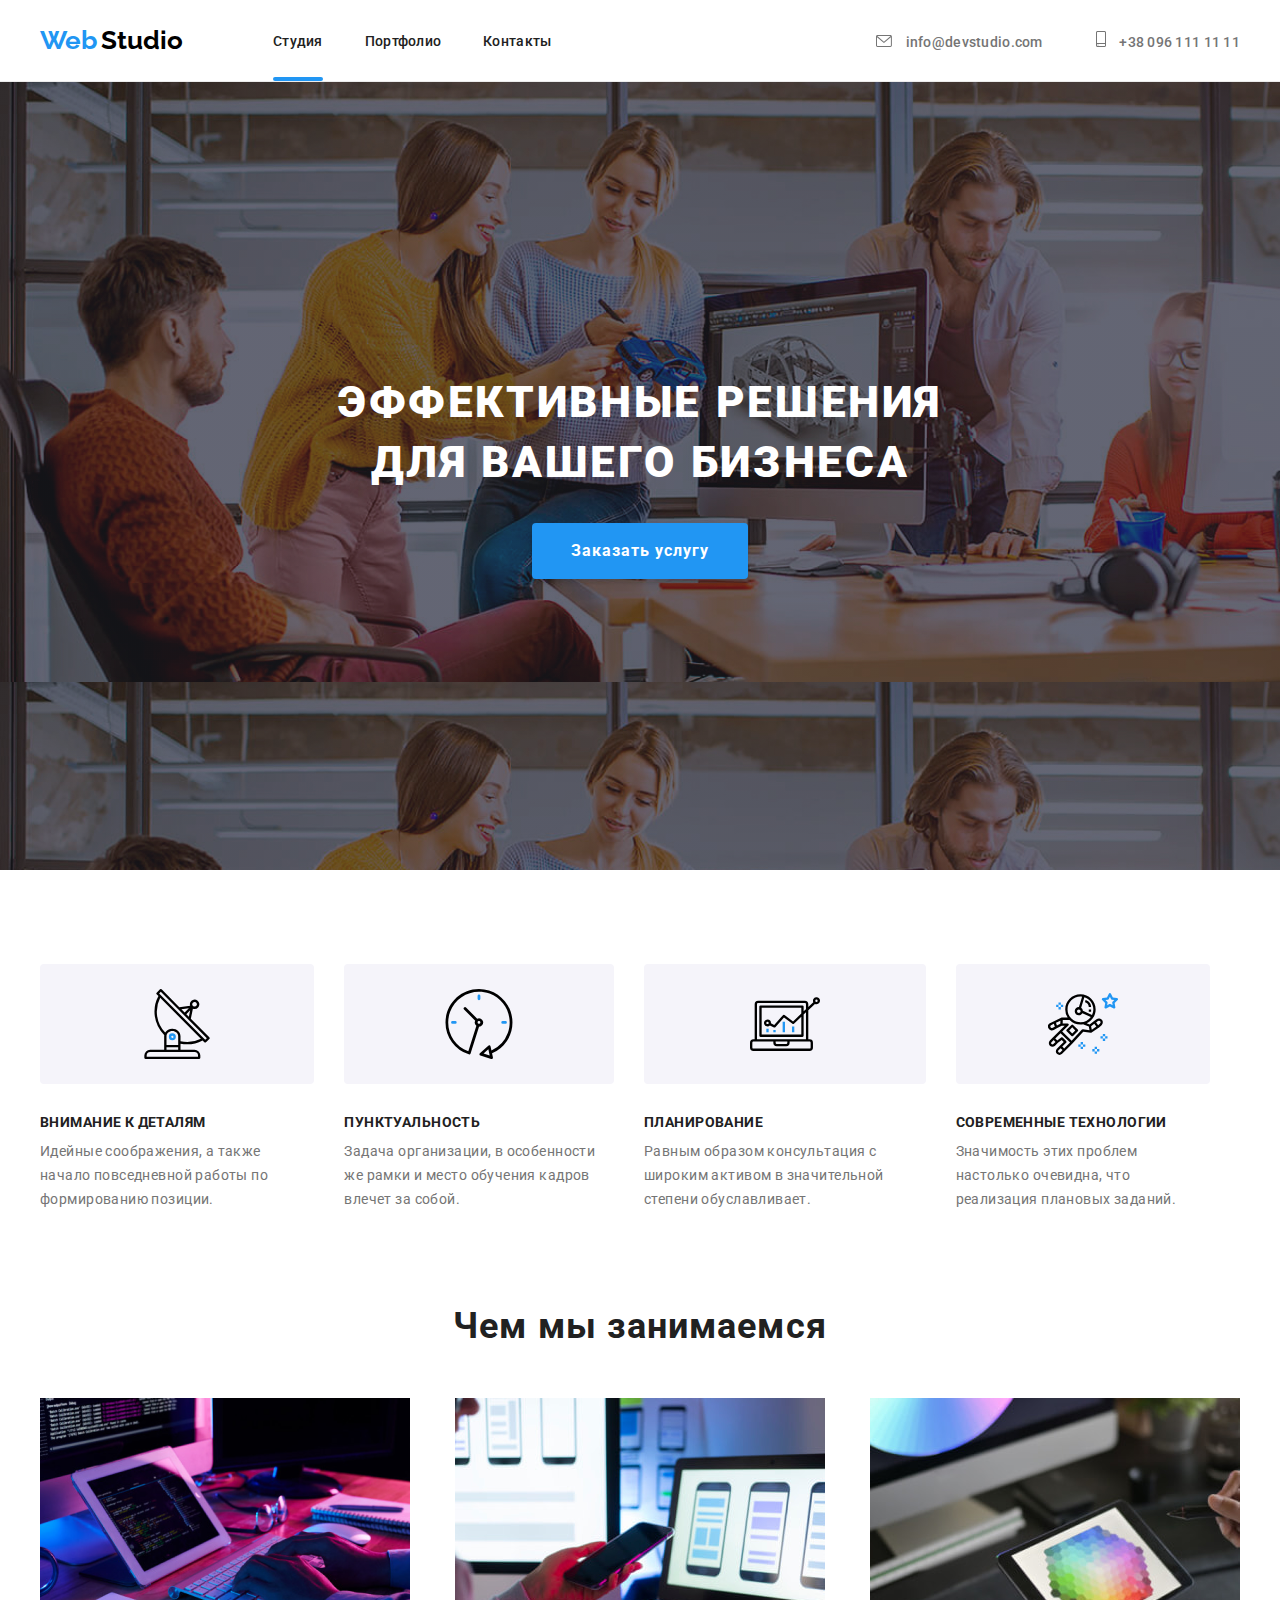
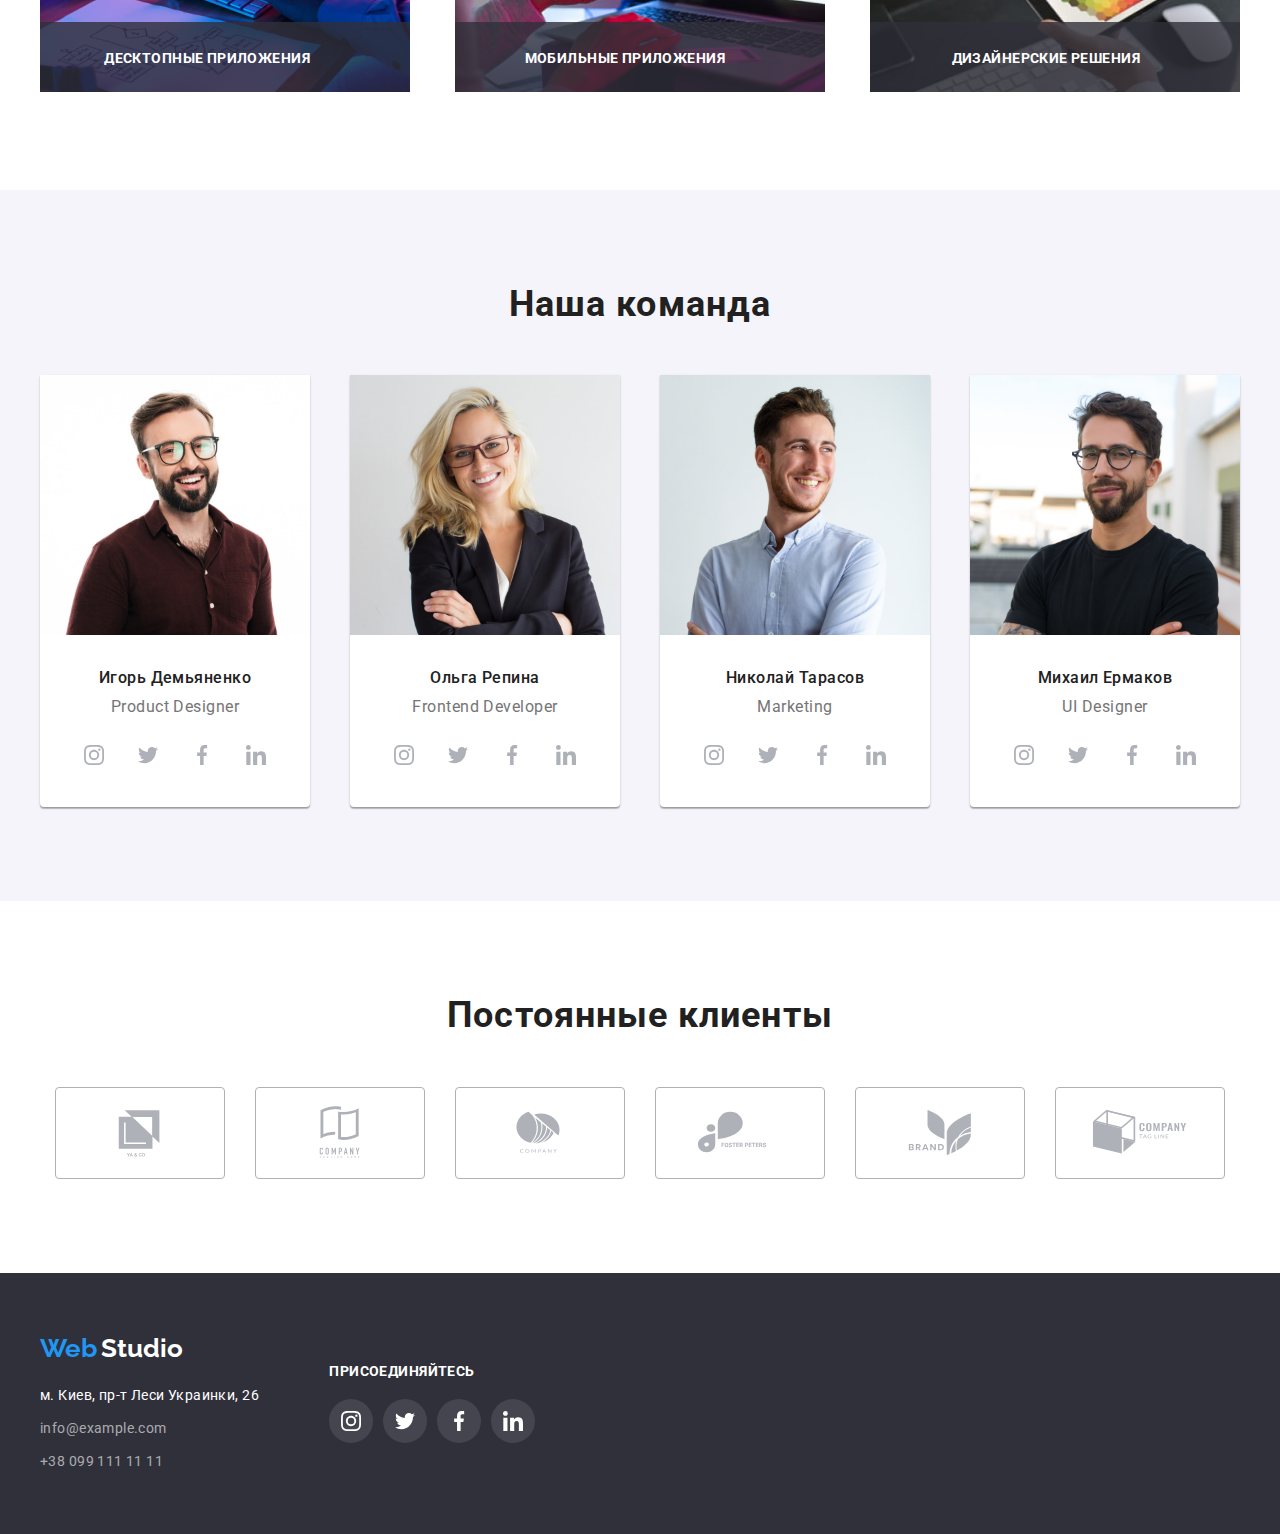
<file: index.html>
<!DOCTYPE html>
<html lang="en">
<head>
    <meta charset="UTF-8">
    <meta http-equiv="X-UA-Compatible" content="IE=edge">
    <meta name="viewport" content="width=device-width, initial-scale=1.0">
    <link rel="preconnect" href="https://fonts.googleapis.com">
    <link rel="preconnect" href="https://fonts.gstatic.com" crossorigin>
    <link href="https://fonts.googleapis.com/css2?family=Raleway:wght@700&display=swap" rel="stylesheet">
    <link rel="preconnect" href="https://fonts.googleapis.com">
    <link rel="preconnect" href="https://fonts.gstatic.com" crossorigin>
    <link href="https://fonts.googleapis.com/css2?family=Roboto:wght@400;500;700;900&display=swap" rel="stylesheet">
    <!-- Normalizer -->
    <link rel="stylesheet" href="https://cdnjs.cloudflare.com/ajax/libs/modern-normalize/1.1.0/modern-normalize.min.css" integrity="sha512-wpPYUAdjBVSE4KJnH1VR1HeZfpl1ub8YT/NKx4PuQ5NmX2tKuGu6U/JRp5y+Y8XG2tV+wKQpNHVUX03MfMFn9Q==" crossorigin="anonymous" referrerpolicy="no-referrer" />
    <!-- Style -->
    <link rel="stylesheet" href="./css/style.css">
    <title>Document</title>
</head>
<!-- Main page -->
<body>
       <!--Main information -->
    <header>
      <div class="container header-container">
          <nav> 
            <a class="web-link-header" href="#"><span class="web">Web</span> <span class="studio">Studio</span></a>
            <ul class="header-list"> 
                <li class="list"><a class="link navigation-link studio-link" href="#">Студия</a></li>
                <li class="list"><a class="link navigation-link" href="./portfolio.html">Портфолио</a></li>
                <li class="list"><a class="link navigation-link" href="#">Контакты</a></li>
            </ul>
          </nav>
  
        <div class="header-navigation">
          <a class="email icon-link" href="mailto:info@devstudio.com">

            <svg class="header-cont-icon"  width="16" height="12">
              <use href="./images/sprite.svg#posht"></use>
            </svg>

            info@devstudio.com
          </a>

          <a class="tel icon-link" href="tel:+380961111111">

            <svg class="header-cont-icon" width="10" height="16">
              <use href="./images/sprite.svg#smartphone"></use>
            </svg>

            +38 096 111 11 11
          </a>
        </div>
            
      </div>
    </header>
    
     <main>

       <!--Hero -->
       <section class="hero section bg-photo">
           <div class="container">
            <h1>Эффективные решения  для вашего бизнеса</h1> 
              <button class="button" type="button" data-modal-open><span class="button-text"> Заказать услугу</span></button>       
              
              <div class="backdrop is-hidden" data-modal>
                
                <div class="modal-wrapper">
                  <button class="modal-btn" data-modal-close>
                    <svg xmlns="http://www.w3.org/2000/svg" viewBox="0 0 320 512"><path d="M310.6 361.4c12.5 12.5 12.5 32.75 0 45.25C304.4 412.9 296.2 416 288 416s-16.38-3.125-22.62-9.375L160 301.3L54.63 406.6C48.38 412.9 40.19 416 32 416S15.63 412.9 9.375 406.6c-12.5-12.5-12.5-32.75 0-45.25l105.4-105.4L9.375 150.6c-12.5-12.5-12.5-32.75 0-45.25s32.75-12.5 45.25 0L160 210.8l105.4-105.4c12.5-12.5 32.75-12.5 45.25 0s12.5 32.75 0 45.25l-105.4 105.4L310.6 361.4z"/></svg>
                  </button>
                  <!-- <form class="modal-form"></form> -->
                </div>

              </div>     
           </div>
       </section>
       
       <!-- Discription -->
       <section class="section discr-sect">
           <div class="container">
            <ul class="discription">

                <li class="discription-list">

                  <div class="icon-box">
                    <svg width="70" height="70">
                      <use href="./images/sprite.svg#antenna"></use>
                    </svg>
                  </div>
                 

                 <h3 class="description-item">Внимание к деталям</h3>
                  <p class="item-text">Идейные соображения, а также начало повседневной работы по формированию позиции.</p>
                </li>
                  

                 <li class="discription-list">
               
                  <div class="icon-box">
                    <svg width="70" height="70">
                      <use href="./images/sprite.svg#clock"></use>
                    </svg>  
                  </div>
                 
                  <h3 class="description-item">Пунктуальность</h3>
                    <p class="item-text"> Задача организации, в особенности же рамки и место обучения кадров влечет за собой.</p>
                 </li>
                

                 <li class="discription-list">
               
                  <div class="icon-box">
                    <svg width="70" height="70">
                      <use href="./images/sprite.svg#diagram"></use>
                    </svg>
                  </div>
                 
                  
                  <h3 class="description-item">Планирование</h3>
                     <p class="item-text">Равным образом консультация с широким активом в значительной степени обуславливает.</p>
                 </li>


                 <li class="discription-list">

                  <div class="icon-box">
                    <svg class="discr-icon" width="70" height="70">
                      <use href="./images/sprite.svg#astronaut"></use>
                    </svg>
                  </div>
                
               
                  <h3 class="description-item">Современные технологии</h3>
                    <p class="item-text"> Значимость этих проблем настолько очевидна, что реализация плановых заданий.</p>
                 </li>
             </ul>
           </div>     
       </section>

       <!-- Images  -->
       <section class="section img-sect">
           <div class="container">
            <h2>Чем мы занимаемся</h2>
            <ul class="image-list">
                <li class="img-item"> <img src="images/box1.jpg" alt="Робота з планшетом" width="370" height="294">
                   <p class="img-text">Десктопные приложения</p>
                </li>
                <li class="img-item"> <img src="images/box2.jpg" alt="Робота з ноутбуком" width="370" height="294">
                   <p class="img-text">Мобильные приложения</p>
                </li>
                <li class="img-item"> <img src="images/box3.jpg" alt="Робота з кольорами" width="370" height="294">
                   <p class="img-text">Дизайнерские решения</p>
                </li>
            </ul>
           </div>
       </section>

       <!-- Team -->
       <section class="section team">
          <div class="container">
            <h2>Наша команда</h2>
            <ul class="teachers">
                <li class="teacher-item"><img src="images/teacher4.jpg" alt="Вчитель 4" width="270" height="260">
                  <div class="teacher-discr">
                    <h3 class="teacher-name-1">Игорь Демьяненко</h3>
                    <p class="teacher-work-1">Product Designer </p> 
                    <!-- SVG -->
                    <ul class="socials">
                      <li class="social-item">
                        <a href="" class="social-link" target="_blank" rel="noopener noreferrer" aria-label="Instagram">

                          <svg class="social-icon" width="20" height="20">
                            <use href="./images/sprite.svg#instagram"></use>
                          </svg>

                      </a></li>

                      <li class="social-item">
                        <a href="" class="social-link" target="_blank" rel="noopener noreferrer" aria-label="Twiter">

                        <svg class="social-icon" width="20" height="20">
                          <use href="./images/sprite.svg#twitter"></use>
                        </svg>

                      </a></li>

                      <li class="social-item">
                        <a href="" class="social-link" target="_blank" rel="noopener noreferrer" aria-label="Facebook">
                      
                        <svg class="social-icon" width="20" height="20">
                          <use href="./images/sprite.svg#facebook"></use>
                        </svg>

                      </a></li>

                      <li class="social-item">
                        <a href="" class="social-link" target="_blank" rel="noopener noreferrer" aria-label="Linkedin">
                      
                        <svg class="social-icon" width="20" height="20">
                          <use href="./images/sprite.svg#linkedin"></use>
                        </svg>
                      
                      </a></li>
                    </ul>
                  </div>  
                </li>

                <li class="teacher-item"><img src="images/teacher1.jpg" alt="Вчитель 1" width="270" height="260">
                  <div class="teacher-discr">
                    <h3 class="teacher-name-2">Ольга Репина</h3>
                    <p class="teacher-work-2">Frontend Developer</p>
                      <!-- SVG -->
                      <ul class="socials">
                        <li class="social-item">
                          <a href="" class="social-link" target="_blank" rel="noopener noreferrer" aria-label="Instagram">
  
                            <svg class="social-icon" width="20" height="20">
                              <use href="./images/sprite.svg#instagram"></use>
                            </svg>
  
                        </a></li>
  
                        <li class="social-item">
                          <a href="" class="social-link" target="_blank" rel="noopener noreferrer" aria-label="Twiter">
  
                          <svg class="social-icon" width="20" height="20">
                            <use href="./images/sprite.svg#twitter"></use>
                          </svg>
  
                        </a></li>
  
                        <li class="social-item">
                          <a href="" class="social-link" target="_blank" rel="noopener noreferrer" aria-label="Facebook">
                        
                          <svg class="social-icon" width="20" height="20">
                            <use href="./images/sprite.svg#facebook"></use>
                          </svg>
  
                        </a></li>
  
                        <li class="social-item">
                          <a href="" class="social-link" target="_blank" rel="noopener noreferrer" aria-label="Linkedin">
                        
                          <svg class="social-icon" width="20" height="20">
                            <use href="./images/sprite.svg#linkedin"></use>
                          </svg>
  
                        </a></li>
                      </ul>
                </div>
                </li>

                <li class="teacher-item"><img src="images/teacher2.jpg" alt="Вчитель 2" width="270" height="260">
                  <div class="teacher-discr">
                    <h3 class="teacher-name-3">Николай Тарасов</h3>
                    <p class="teacher-work-3"> Marketing</p>
                      <!-- SVG -->
                      <ul class="socials">
                        <li class="social-item">
                          <a href="" class="social-link" target="_blank" rel="noopener noreferrer" aria-label="Instagram">
  
                            <svg class="social-icon" width="20" height="20">
                              <use href="./images/sprite.svg#instagram"></use>
                            </svg>
  
                        </a></li>
  
                        <li class="social-item">
                          <a href="" class="social-link" target="_blank" rel="noopener noreferrer" aria-label="Twiter">
  
                          <svg class="social-icon" width="20" height="20">
                            <use href="./images/sprite.svg#twitter"></use>
                          </svg>
  
                        </a></li>
  
                        <li class="social-item">
                          <a href="" class="social-link" target="_blank" rel="noopener noreferrer" aria-label="Facebook">
                        
                          <svg class="social-icon" width="20" height="20">
                            <use href="./images/sprite.svg#facebook"></use>
                          </svg>
  
                        </a></li>
  
                        <li class="social-item">
                          <a href="" class="social-link" target="_blank" rel="noopener noreferrer" aria-label="Linkedin">
                        
                          <svg class="social-icon" width="20" height="20">
                            <use href="./images/sprite.svg#linkedin"></use>
                          </svg>
  
                        </a></li>
                      </ul>
                  </div>
                </li>
                
                <li class="teacher-item"><img src="images/teacher3.jpg" alt="Вчитель 3" width="270" height="260">   
                  <div class="teacher-discr">
                    <h3 class="teacher-name-4">Михаил Ермаков</h3>
                         <p class="teacher-work-4">UI Designer</p>
                           <!-- SVG -->
                           <ul class="socials">
                      <li class="social-item">
                        <a href="" class="social-link" target="_blank" rel="noopener noreferrer" aria-label="Instagram">

                          <svg class="social-icon" width="20" height="20">
                            <use href="./images/sprite.svg#instagram"></use>
                          </svg>

                      </a></li>

                      <li class="social-item">
                        <a href="" class="social-link" target="_blank" rel="noopener noreferrer" aria-label="Twiter">

                        <svg class="social-icon" width="20" height="20">
                          <use href="./images/sprite.svg#twitter"></use>
                        </svg>

                      </a></li>

                      <li class="social-item">
                        <a href="" class="social-link" target="_blank" rel="noopener noreferrer" aria-label="Facebook">
                      
                        <svg class="social-icon" width="20" height="20">
                          <use href="./images/sprite.svg#facebook"></use>
                        </svg>

                      </a></li>

                      <li class="social-item">
                        <a href="" class="social-link" target="_blank" rel="noopener noreferrer" aria-label="Linkedin">
                      
                        <svg class="social-icon" width="20" height="20">
                          <use href="./images/sprite.svg#linkedin"></use>
                        </svg>

                      </a></li>
                    </ul>
                  </div>  
                </li>
            </ul>

          </div>
       </section>
 
       <!-- Постійні клієнти -->
       <section class="section">
         <h2>Постоянные клиенты</h2>

         <ul class="logo">
           <li class="logo-item">
             <a href="" class="clients-icon">
              <svg class="logo-icon" width="106" height="60">
                <use href="./images/sprite.svg#logo"></use>
              </svg>
             </a>
           
           </li>

           <li class="logo-item">
             <a href="" class="clients-icon">
              <svg class="logo-icon" width="106" height="60">
                <use href="./images/sprite.svg#logo-1"></use>
              </svg>
             </a>
           </li>

           <li class="logo-item">
             <a href="" class="clients-icon">
              <svg class="logo-icon" width="106" height="60">
                <use href="./images/sprite.svg#logo-2"></use>
              </svg>
             </a>
           </li>

           <li class="logo-item">
             <a href="" class="clients-icon">
              <svg class="logo-icon" width="106" height="60">
                <use href="./images/sprite.svg#logo-3"></use>
              </svg>
             </a>
           </li>

           <li class="logo-item">
            <a href="" class="clients-icon">
              <svg class="logo-icon" width="106" height="60">
                <use href="./images/sprite.svg#logo-4"></use>
              </svg>
            </a>
           </li>

           <li class="logo-item">
             <a href="" class="clients-icon">
              <svg class="logo-icon" width="106" height="60">
                <use href="./images/sprite.svg#logo-5"></use>
              </svg>
             </a>
           </li>

         </ul>

       </section>
     </main>

       <!-- Conact information -->
       
            <footer class="footer">
              <div class="container">
                 <div class="fot">
                  <a href="#"><span class="web">Web</span> <span class="studio-footer">Studio</span></a>
                  <address class="adres">м. Киев, пр-т Леси Украинки, 26</address>
                  <a class="footer-email" href="mailto:info@example.com">info@example.com</a>
                  <a class="footer-tel" href="tel:+380991111111">+38 099 111 11 11</a>
                 </div>
                

               <!-- Socials -->
                <div class="footer-network">
                 
                  <h3 class="footer-h3">присоединяйтесь</h3>
                    <!-- socials -->
                <ul class=" footer-socials">
                  <li class="social-item footer-social-item">
                    <a href="" class="social-link footer-social-link" target="_blank" rel="noopener noreferrer" aria-label="Instagram">

                      <svg class="social-icon footer-social-icon" width="20" height="20">
                        <use href="./images/sprite.svg#instagram"></use>
                      </svg>

                  </a></li>

                  <li class="social-item footer-social-item">
                    <a href="" class="social-link footer-social-link" target="_blank" rel="noopener noreferrer" aria-label="Twiter">

                    <svg class="social-icon footer-social-icon" width="20" height="20">
                      <use href="./images/sprite.svg#twitter"></use>
                    </svg>

                  </a></li>

                  <li class="social-item footer-social-item">
                    <a href="" class="social-link footer-social-link" target="_blank" rel="noopener noreferrer" aria-label="Facebook">
                  
                    <svg class="social-icon footer-social-icon" width="20" height="20">
                      <use href="./images/sprite.svg#facebook"></use>
                    </svg>

                  </a></li>

                  <li class="social-item footer-social-item">
                    <a href="" class="social-link footer-social-link" target="_blank" rel="noopener noreferrer" aria-label="Linkedin">
                  
                    <svg class="social-icon footer-social-icon" width="20" height="20">
                      <use href="./images/sprite.svg#linkedin"></use>
                    </svg>

                  </a></li>
                </ul>
        
                </div>
                
               </div>
            </footer>

     <script src="./js/modal.js"></script>
       
  
</body>
</html>
</file>
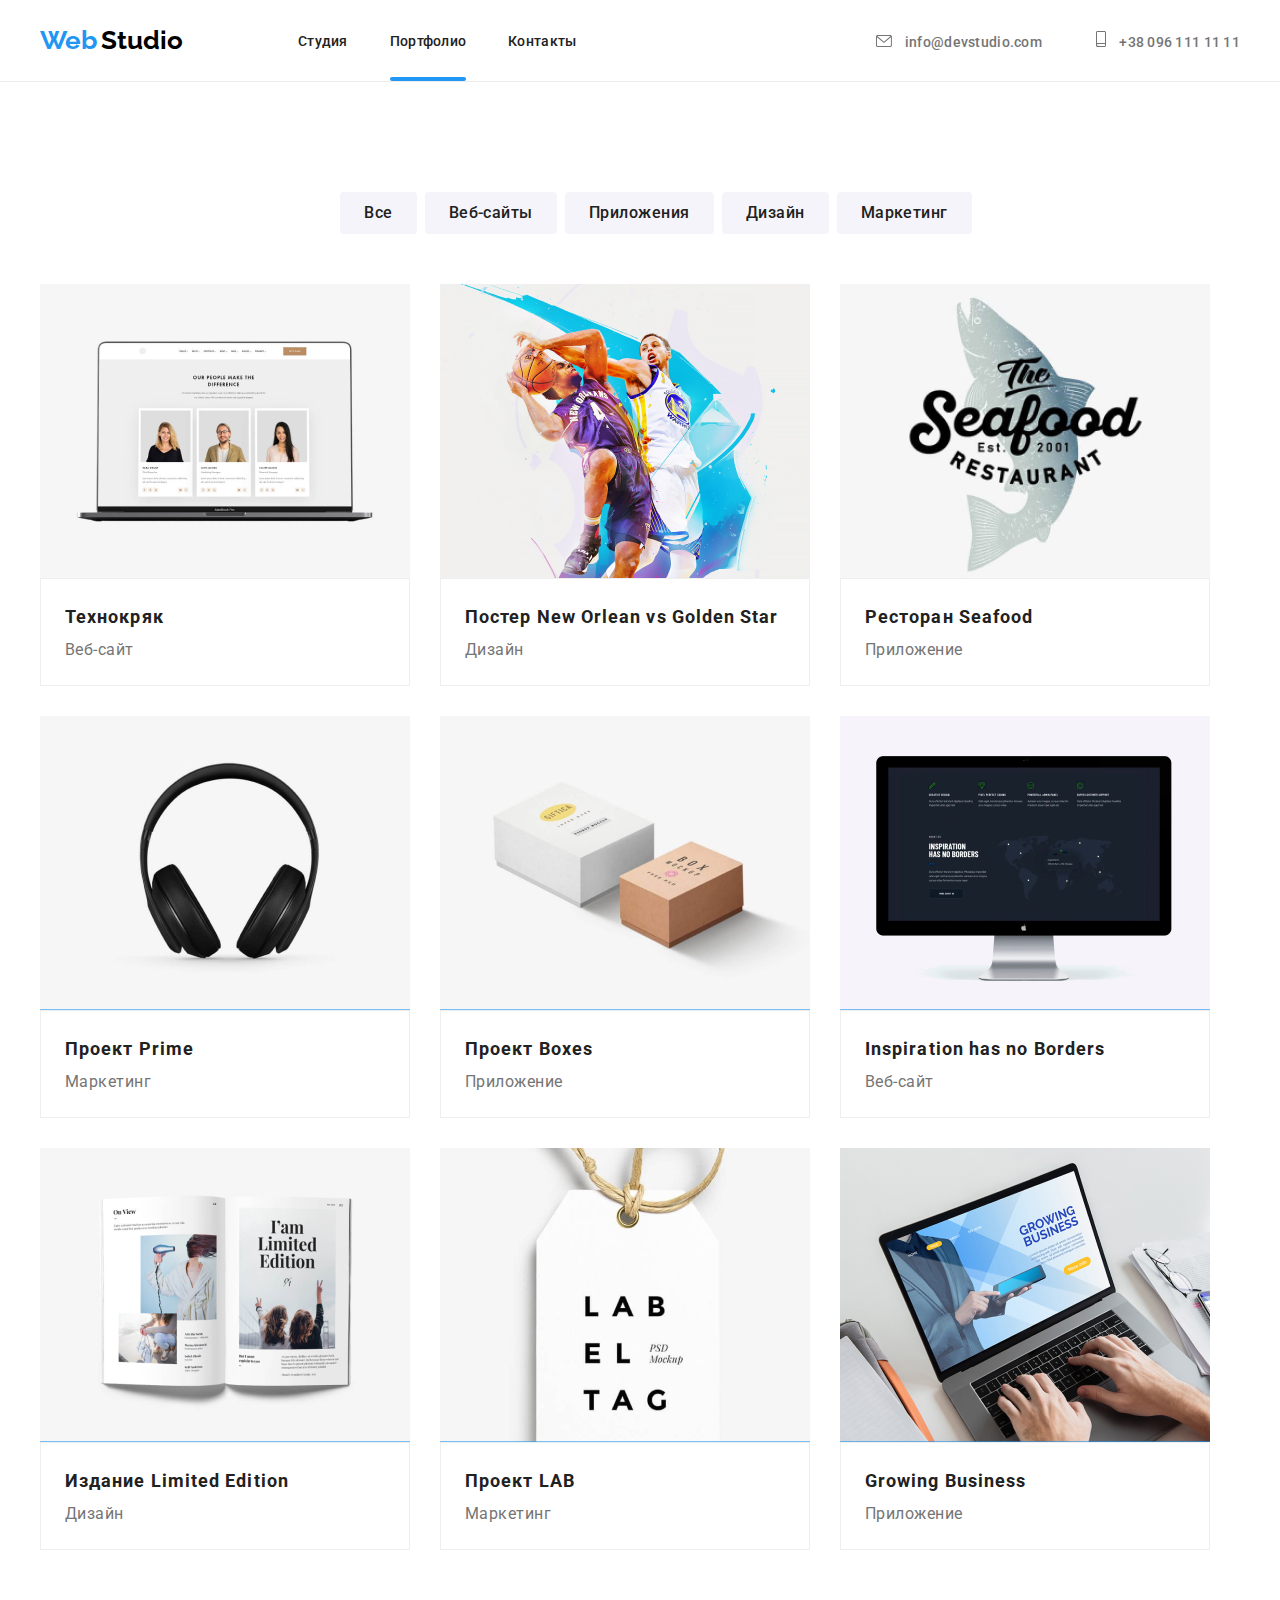
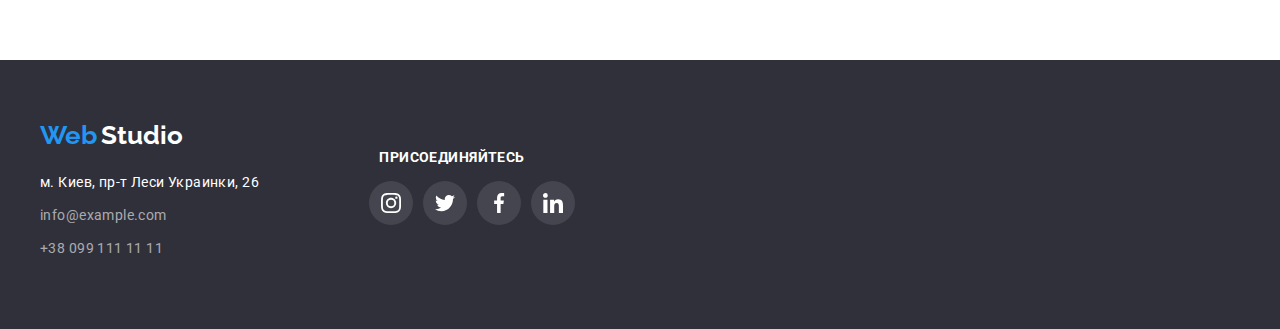
<file: portfolio.html>
<!DOCTYPE html>
<html lang="ru">
<head>
    <meta charset="UTF-8">
    <meta http-equiv="X-UA-Compatible" content="IE=edge">
    <meta name="viewport" content="width=device-width, initial-scale=1.0">
    <link rel="preconnect" href="https://fonts.googleapis.com">
    <link rel="preconnect" href="https://fonts.gstatic.com" crossorigin>
    <link href="https://fonts.googleapis.com/css2?family=Raleway:wght@700&display=swap" rel="stylesheet">
    <link rel="preconnect" href="https://fonts.googleapis.com">
    <link rel="preconnect" href="https://fonts.gstatic.com" crossorigin>
    <link href="https://fonts.googleapis.com/css2?family=Roboto:wght@400;500;700;900&display=swap" rel="stylesheet">
    <!-- Normalizer -->
    <link rel="stylesheet" href="https://cdnjs.cloudflare.com/ajax/libs/modern-normalize/1.1.0/modern-normalize.min.css" integrity="sha512-wpPYUAdjBVSE4KJnH1VR1HeZfpl1ub8YT/NKx4PuQ5NmX2tKuGu6U/JRp5y+Y8XG2tV+wKQpNHVUX03MfMFn9Q==" crossorigin="anonymous" referrerpolicy="no-referrer" />
    <!-- Style -->
    <link rel="stylesheet" href="./styles/styles.css"> 
    <title>Portfolio</title>
</head>
<body>
    <!--Main information -->
  <header>
      <div class="container header-container">
        <nav>
          <a class="web-link-header" href="#"><span class="web">Web</span> <span class="studio">Studio</span> </a>
          <ul class="header-list">  
              <li class="list"><a class="link navigation-link" href="./index.html">Студия</a></li>
              <li class="list"><a class="link navigation-link portfolio-link" href="./portfolio.html">Портфолио</a></li>
              <li class="list"><a class="link navigation-link" href="#">Контакты</a></li>
          </ul>
        </nav>

      <div class="header-navigation">
        
        <a class="email icon-link" href="mailto:info@devstudio.com">
          
          <svg class="header-cont-icon"  width="16" height="12">
            <use href="./images/sprite.svg#posht"></use>
          </svg>

          info@devstudio.com</a>

      
        <a class="tel icon-link" href="tel:+380961111111">
          
          <svg class="header-cont-icon" width="10" height="16">
            <use href="./images/sprite.svg#smartphone"></use>
          </svg>

          +38 096 111 11 11</a>
      </div>
          
    </div>
  </header>
            
    <main>
       <!-- Buttons -->
    <section class="section">
      <div class="container">

          <ul class="main-buttons">
            <li><button class="button" type="button">Все</button></li>
            <li><button class="button" type="button">Веб-сайты</button></li>
            <li><button class="button" type="button">Приложения</button></li>
            <li><button class="button" type="button">Дизайн</button></li>
            <li><button class="button" type="button">Маркетинг</button></li>
          </ul>    
            
         <!-- Photos -->
 
      <ul class="main-photo">

        <li class="photo overlay-item"> 
              
          <a href="">
            <div class="overlay">

             <img class="overlay-photo" src="./images/phot1.jpg" alt="Веб-сайт" width="370" height="294">

              <p class="overlay-text">
                Ресурс предлагает комплексные предложения с разным уровнем функционала и сервисов.
                 Все это позволит посетителю получить исчерпывающие сведения о компании 
                 или частном лице.
               </p>
            
            </div>
        
              <div class="photo-discr">
               <h3>Технокряк</h3>
                <p>Веб-сайт</p>
              </div>
          </a>
        </li>  
        
        <li class="photo overlay-item">

        <a href="">

          <div class="overlay">

            <img class="overlay-photo" src="./images/phot2.jpg" alt="Дизайн" width="370" height="294">

            <p class="overlay-text">
              Ресурс предлагает комплексные предложения с разным уровнем функционала и сервисов.
               Все это позволит посетителю получить исчерпывающие сведения о компании 
               или частном лице.
             </p>
          </div>

          <div class="photo-discr">
            <h3>Постер New Orlean vs Golden Star</h3>
            <p>Дизайн</p>
          </div>
        </a>
        </li>

        <li class="photo overlay-item">
          <a href="">
            <div class="overlay">
              <img class="overlay-photo" src="./images/phot3.jpg" alt="Приложение" width="370" height="294">

              <p class="overlay-text">
                Ресурс предлагает комплексные предложения с разным уровнем функционала и сервисов.
                 Все это позволит посетителю получить исчерпывающие сведения о компании 
                 или частном лице.
               </p>
            </div>
            
          <div class="photo-discr third">
            <h3>Ресторан Seafood</h3>
            <p>Приложение</p>
          </div>
          </a>
        </li>

        <li class="photo overlay-item">
          <a href="">
            <div class="overlay">
              <img class="overlay-photo" src="./images/phot4.jpg" alt="Маркетинг" width="370" height="294">

              <p class="overlay-text">
                Ресурс предлагает комплексные предложения с разным уровнем функционала и сервисов.
                 Все это позволит посетителю получить исчерпывающие сведения о компании 
                 или частном лице.
               </p>
            </div>
            
          <div class="photo-discr">
            <h3>Проект Prime</h3>
            <p>Маркетинг</p>
          </div>
          </a>
        </li>

        <li class="photo overlay-item">
          <a href="">
            <div class="overlay">
              <img class="overlay-photo" src="./images/phot5.jpg" alt="Приложение" width="370" height="294">

              <p class="overlay-text">
                Ресурс предлагает комплексные предложения с разным уровнем функционала и сервисов.
                 Все это позволит посетителю получить исчерпывающие сведения о компании 
                 или частном лице.
               </p>
            </div>
            
         <div class="photo-discr">
          <h3>Проект Boxes</h3>
          <p>Приложение</p>
         </div>
          </a>
         
        </li>

        <li class="photo overlay-item">
          <a href="">
            <div class="overlay">
              <img class="overlay-photo" src="./images/phot6.jpg" alt="Веб-сайт" width="370" height="294">

              <p class="overlay-text">
                Ресурс предлагает комплексные предложения с разным уровнем функционала и сервисов.
                 Все это позволит посетителю получить исчерпывающие сведения о компании 
                 или частном лице.
               </p>
            </div>
            
            <div class="photo-discr third">
              <h3>Inspiration has no Borders</h3>
              <p>Веб-сайт</p>
            </div></a>

        </li>

        <li class="photo overlay-item">
          <a href="">
            <div class="overlay">
              <img class="overlay-photo" src="./images/phot7.jpg" alt="Дизайн" width="370" height="294">

              <p class="overlay-text">
                Ресурс предлагает комплексные предложения с разным уровнем функционала и сервисов.
                 Все это позволит посетителю получить исчерпывающие сведения о компании 
                 или частном лице.
               </p>
            </div>
            
            <div class="photo-discr last-photo">
              <h3>Издание Limited Edition</h3>
              <p>Дизайн</p>
            </div></a>
         
        </li>

        <li class="photo overlay-item">
          <a href="">
            <div class="overlay">
              <img class="overlay-photo" src="./images/phot8.jpg" alt="Маркетинг" width="370" height="294">

              <p class="overlay-text">
                Ресурс предлагает комплексные предложения с разным уровнем функционала и сервисов.
                 Все это позволит посетителю получить исчерпывающие сведения о компании 
                 или частном лице.
               </p>
            </div>
            
          <div class="photo-discr last-photo">
            <h3>Проект LAB</h3>
            <p>Маркетинг</p>
          </div>
          </a>

        </li>

        <li class="photo overlay-item">
          <a href="">
            <div class="overlay">
              <img class="overlay-photo" src="./images/phot9.jpg" alt="Приложение" width="370" height="294">

              <p class="overlay-text">
                Ресурс предлагает комплексные предложения с разным уровнем функционала и сервисов.
                 Все это позволит посетителю получить исчерпывающие сведения о компании 
                 или частном лице.
               </p>
            </div>
            
            <div class="photo-discr third last-photo">
              <h3>Growing Business</h3>
              <p>Приложение</p>
            </div></a>
        </li>
      </ul>

     </div>
    </section>

    </main>
  
    <!-- Contact information -->
     <footer class="footer">
       <div class="container">
         <div class="fot">
          <a href="#"><span class="web">Web</span> <span class="studio-footer">Studio</span></a>
          <address class="adres">м. Киев, пр-т Леси Украинки, 26</address>
          <a class="footer-email" href="mailto:info@example.com">info@example.com</a>
          <a class="footer-tel" href="tel:+380991111111">+38 099 111 11 11</a>
         </div>
        
        <div class="footer-network">
                 
          <h3 class="footer-h3">присоединяйтесь</h3>
            
        <ul class="socials footer-socials">
          <li class="social-item ">
            <a href="" class="social-link footer-social-link" target="_blank" rel="noopener noreferrer" aria-label="Instagram">

              <svg class="social-icon footer-social-icon" width="20" height="20">
                <use href="./images/sprite.svg#instagram"></use>
              </svg>

          </a></li>

          <li class="social-item">
            <a href="" class="social-link footer-social-link" target="_blank" rel="noopener noreferrer" aria-label="Twiter">

            <svg class="social-icon footer-social-icon" width="20" height="20">
              <use href="./images/sprite.svg#twitter"></use>
            </svg>

          </a></li>

          <li class="social-item">
            <a href="" class="social-link footer-social-link" target="_blank" rel="noopener noreferrer" aria-label="Facebook">
          
            <svg class="social-icon footer-social-icon" width="20" height="20">
              <use href="./images/sprite.svg#facebook"></use>
            </svg>

          </a></li>

          <li class="social-item">
            <a href="" class="social-link footer-social-link" target="_blank" rel="noopener noreferrer" aria-label="Linkedin">
          
            <svg class="social-icon footer-social-icon" width="20" height="20">
              <use href="./images/sprite.svg#linkedin"></use>
            </svg>

          </a></li>
        </ul>

        </div>
       </div>
    </footer>


</body>
</html>
</file>
<file: css/style.css>
body{
    font-family:  'Roboto', sans-serif;
    font-family: 'Roboto';
    margin: 0;
    padding: 0;
}

h1, h2, h3, h4, h5, h6, p{
    margin: 0;
} 

ul{
    list-style-type: none;
    margin: 0;
    padding: 0;
}

.section{
    padding-top: 94px;
    padding-bottom: 94px;
}

.container{
    width: 1200px;
    padding-left: 15px;
    padding-right: 15px;

    margin-left: auto;
    margin-right: auto;
}

/* ⁡⁣⁢⁣ℍ𝕖𝕒𝕕𝕖𝕣⁡ */

nav{
    display: flex;
    align-items: center;
}

header{
    border-bottom: 1px solid #ECECEC;
    padding-top: 25px;
    padding-bottom: 25px;
}

.header-container{
    display: flex;
    align-items: center; 
}

.web{
    color: #2196F3;
    font-family: 'Raleway';
    font-weight: 700;
    font-size: 26px;
    line-height: 31px;
}

.studio{
    color: black;
    font-family: 'Raleway';
    font-weight: 700;
    font-size: 26px;
    line-height: 31px;
}

.web-link-header{
    margin-right: 90px;
}

.header-list{
    display: flex;
    align-items: center;
    margin-right: 42px;
}

.list{
    margin: 0;
    padding: 0;
    padding-right: 42px;
}

.list:last-child{
    margin-right: 0;
}

.link{
    font-family: 'Roboto';
    font-weight: 500;
    font-size: 14px;
    line-height: 16px;
    letter-spacing: 0.02em;
    color: #212121;   

    padding-top: 32px;
    padding-bottom: 32px;

    transition: 250ms ease;
}

.link:hover{
    color: #2196f3;
    transition: transform 250ms cubic-bezier(0.4, 0, 0.2, 1);
}

.link:focus{
    color: #2196F3;
    transition: transform 250ms cubic-bezier(0.4, 0, 0.2, 1);
}

.navigation-link{
    position: relative;
}

.studio-link::after{
    position: absolute;
    bottom: 0;
    left: 0;
    content: "";
    display: block;
    width: 100%;
    height: 4px;
    background: #2196F3;
    border-radius: 2px;   
}


a{
    text-decoration: none;
}

ul{
    list-style-type: none;
}

.header-navigation{
    margin-left: auto;
}

.email, .tel{
    font-weight: 500;
    font-size: 14px;
    line-height: 1.14;
    letter-spacing: 0.02em;
    color: #757575;
    transition: 250ms ease;

}

.email:hover, .tel:hover{
    color: #2196F3;
    transition: transform 250ms cubic-bezier(0.4, 0, 0.2, 1);
}


.email:focus, .tel:focus{
    color: #2196F3;
    transition: transform 250ms cubic-bezier(0.4, 0, 0.2, 1);
}

.email{
    margin-right: 50px;
}


/* ⁡⁣⁢⁣ℍ𝕖𝕒𝕕𝕖𝕣⁡ contact icon */

.icon-link{
    fill: currentColor;
}

.header-cont-icon{
    margin-right: 10px;
}

/* ⁡⁣⁣⁢𝗛𝗲𝗿𝗼⁡ */

.hero{
    height: 600px;
    display: flex;
    align-items: center;
}

.bg-photo{
    background: linear-gradient( rgba(47, 48, 58, 0.4),rgba(47, 48, 58, 0.4)), url(../images/bgcpgoto.jpg);
}


h1{
    font-family: 'Roboto';
    font-style: normal;
    font-weight: 900;
    font-size: 44px;
    line-height: 1.36;
    letter-spacing: 0.06em;
    text-transform: uppercase;
    color: #FFFFFF;

    display: flex;
    text-align: center;
    margin: 0 auto;
    width: 696px;
    margin-bottom: 30px;
}

.button{
    background: #2196F3;
    box-shadow: 0px 4px 4px rgba(0, 0, 0, 0.15);
    border-radius: 4px;
    border-color: transparent;
    cursor: pointer;
 
    color:#FFFFFF ;
    font-family: 'Roboto';
    font-weight: 700;
    font-size: 16px;
    line-height: 30px;
    letter-spacing: 0.06em;

    display: flex;
    align-items: center;
    margin: 0 auto;
    transition: 250ms ease;
}

.button:focus{
    background: #2196F3;
    box-shadow: 0px 4px 4px rgba(0, 0, 0, 0.15);
    transition: transform 250ms cubic-bezier(0.4, 0, 0.2, 1);

}

.button:hover{
    background-color: #188CE8;
    box-shadow: 0px 4px 4px rgba(0, 0, 0, 0.15);
    transition: transform 250ms cubic-bezier(0.4, 0, 0.2, 1);

}

.button-text{
    padding: 9.75px 31px;
}

/* ⁡⁣⁣⁢𝗠𝗼𝗱𝗮𝗹⁡ form */

.backdrop{
    position: fixed;
    top: 0;
    left: 0;
    width: 100%;
    height: 100%;
    background: rgba(0, 0, 0, 0.2);
}

.modal-wrapper{
    position: absolute;
    top: 50%;
    left: 50%;
    /* transform: translate(-50%, -50%); */
    width: 528px;
    height: 581px;
    background: #FFFFFF;
    box-shadow: 0px 1px 3px rgba(0, 0, 0, 0.12), 0px 1px 1px rgba(0, 0, 0, 0.14), 0px 2px 1px rgba(0, 0, 0, 0.2);
    border-radius: 4px;
    
    transition: transform 250ms ease-in-out 200ms, opacity 250ms ease-in-out 200ms;
 
}

/* Початковий стан елементу перед анмацією */
.backdrop.backdrop.is-hidden .modal-wrapper{
    transform: translate(-50%, -50%) scale(.4);
    opacity: 0;
}

/* Кінцевий стан елемента після анімації */

.backdrop .modal-wrapper{
    transform: translate(-50%, -50%) scale(1);
    opacity: 1;
}

.modal-btn{

    position: absolute;
    top: 10px;
    right: 10px;

    display: flex;
    align-items: center;
    justify-content: center;

    width: 30px;
    height: 30px;
    background: #FFFFFF;
    border-radius: 50%;
    border: 1px solid rgba(0, 0, 0, 0.1);  

    cursor: pointer;
}

.backdrop.is-hidden{
    opacity: 0;
    visibility: hidden;
    pointer-events: none;
}

/* ⁡⁣⁣⁢𝗗𝗶𝘀𝗰𝗿𝗶𝗽𝘁𝗶𝗼𝗻⁡ */


.discription{
    display: flex;
}

.discription-list{
    margin-right: 30px;
}

.description-item{
    font-family: 'Roboto';
    font-style: normal;
    font-weight: 700;
    font-size: 14px;
    line-height: 16px;
    letter-spacing: 0.03em;
    text-transform: uppercase;
    
    color: #212121;
    margin-bottom: 10px;
}

.item-text{
    font-family: 'Roboto';
    font-style: normal;
    font-weight: 400;
    font-size: 14px;
    line-height: 24px;
    letter-spacing: 0.03em;
    
    color: #757575;  
}

/* ⁡⁣⁣⁢𝗗𝗶𝘀𝗰𝗿⁡ icons */

.icon-box{
    height: 120px;
    display: flex;
    justify-content: center;
    align-items: center;
    margin-bottom: 30px;

    background: #F5F4FA;
    border-radius: 4px;
}

/* ⁡⁣⁣⁢𝗜𝗺𝗮𝗴𝗲⁡ */

.img-sect{
    padding-top: 0;
}

.image-list{
    display: flex;
    justify-content: space-between;
    margin: 0;
    padding: 0;
}

.img-item{
    position: relative;
}

.img-item::before{
    content: "";
    display: block;
    width: 100%;
    height: 70px;

    position: absolute;
    bottom: 4px;
    left: 0;

    background-color: rgba(47, 48, 58, 0.8);
}

.img-text{
    position: absolute;
    bottom: 30px;
    right: 100px;
    
    font-family: 'Roboto';
    font-style: normal;
    font-weight: 700;
    font-size: 14px;
    line-height: 16px;
    text-align: center;
    letter-spacing: 0.03em;
    text-transform: uppercase;
    
    color: #ffffff;
}
/*  ⁡⁣⁣⁢𝗧𝗲𝗮𝗺⁡  */

.team{
    background: #F5F4FA;
}

.teachers{
    display: flex; 
    justify-content: space-between;
    margin: 0;
    padding: 0;
}

.teacher-item{
    background: #FFFFFF;
    box-shadow: 0px 1px 3px rgba(0, 0, 0, 0.12), 0px 1px 1px rgba(0, 0, 0, 0.14), 0px 2px 1px rgba(0, 0, 0, 0.2);
    border-radius: 0px 0px 4px 4px;

}

.item-text{
    font-weight: 400;
    font-size: 14px;
    line-height: 1.71;
    letter-spacing: 0.03em;
    color: #757575;
}

h2{
    font-weight: 700;
    font-size: 36px;
    line-height: 1.16;
    text-align: center;
    letter-spacing: 0.03em;
    color: #212121;

    margin-bottom: 50px;
}

.teacher-discr{
    padding-top: 30px;
    padding-bottom: 30px;
}

.teacher-name-1, .teacher-name-2, .teacher-name-3, .teacher-name-4{
    font-weight: 500;
    font-size: 16px;
    line-height: 1.18 ;
    text-align: center;
    letter-spacing: 0.03em; 
    color: #212121;

    margin-bottom: 10px;
}

.teacher-work-1, .teacher-work-2, .teacher-work-3, .teacher-work-4{
    font-weight: 400;
    font-size: 16px;
    line-height: 1.18;
    text-align: center;
    letter-spacing: 0.03em;
    color: #757575;
    margin-bottom: 16px; 
}

/* ⁡⁣⁣⁢𝗦𝗼𝗰𝗶𝗮𝗹⁡ icons */


.socials{
    display: flex;
    justify-content: center;
    align-items: center;
}

.social-item:not(:last-child){
    margin-right: 10px;
}

.social-icon{
    fill: #AFB1B8;
}

.social-link{
    display: flex;
    align-items: center;
    justify-content: center;

    width: 44px;
    height: 44px;

    background-color: #ffffff;
    border-radius: 50%;
    transition: 250ms ease;
}

.social-link:hover{
    background-color: #2196F3;
    transition: transform 250ms cubic-bezier(0.4, 0, 0.2, 1);
}

.social-link:focus{
    background-color: #2196F3;
    transition: transform 250ms cubic-bezier(0.4, 0, 0.2, 1);
}

.social-link:hover .social-icon,
.social-link:focus .social-icon{
    fill: #FFFFFF;
    transition: transform 250ms cubic-bezier(0.4, 0, 0.2, 1);
}

/* ⁡⁣⁣⁢Постійні⁡ клієнти Logo */

.logo{
    display: flex;
    justify-content: center;
    align-items: center;
    cursor: pointer;
}

/* .logo-item{
    box-sizing: border-box;
    border: 1px solid #AFB1B8;
    border-radius: 4px;
    width: 170px;
    height: 92px;
    display: flex;
    align-items: center;
    justify-content: center;
}

.logo-item:hover{
    border-color: #2196F3;
}

.logo-item:focus{
    border-color: #2196F3;
} 

.logo-item:hover .logo-icon{
    fill: #2196F3;
}

.logo-item:focus .logo-icon{
    fill: #2196F3;
} 
/* 
.logo-icon{
    fill: #AFB1B8;
} 
*/

.logo-item:not(:last-child){
    margin-right: 30px;
}


.clients-icon{
    box-sizing: border-box;
    border: 1px solid #AFB1B8;
    border-radius: 4px; 
    width: 170px;
    height: 92px;
    fill: #AFB1B8;
    display: flex;
    align-items: center;
    justify-content: center;

    transition: 250ms ease;
} 

.clients-icon:hover{
    border-color: #2196F3;
    transition: transform 250ms cubic-bezier(0.4, 0, 0.2, 1);
}

.clients-icon:focus{
    border-color: #2196F3;
    transition: transform 250ms cubic-bezier(0.4, 0, 0.2, 1);
}

.clients-icon:hover{
    fill: #2196F3; 
}

.clients-icon:focus{
    fill: #2196F3; 
}

/* ⁡⁣⁢⁣𝔽𝕠𝕠𝕥𝕖𝕣⁡ */

.footer{
    background: #2F303A;
    align-items: center;
    display: flex;
    justify-content: center;
    padding-top: 60px;
    padding-bottom: 60px;
}

.footer > .container{
    display: flex;
    align-items: center;
}

.fot{
    display: flex;
    flex-direction: column;
    margin-right: 70px;
}

.studio-footer{
    color: #FFFFFF;
    font-family: 'Raleway';
    font-weight: 700;
    font-size: 26px;
    line-height: 31px;
}

.adres{
    font-style: normal;
    font-weight: 400;
    font-size: 14px;
    line-height: 1.71;
    letter-spacing: 0.03em;
    color: #FFFFFF;
    
    margin-top: 20px;
    margin-bottom: 9px;

}

.footer-email, .footer-tel{
    font-weight: 400;
    font-size: 14px;
    line-height: 1.71;
    letter-spacing: 0.03em;
    color: rgba(255, 255, 255, 0.6);
    display: flex;
    margin-bottom: 9px;

    transition: 250ms ease;
}

.footer-tel{
    margin: 0;
} 

.footer-tel:hover, .footer-email:hover{
    color: #2196F3;
    transition: transform 250ms cubic-bezier(0.4, 0, 0.2, 1);
}


/* ⁡⁣⁢⁣𝔽𝕠𝕠𝕥𝕖𝕣⁡ social networks */

.footer-socials{
    display: flex;
    justify-content: center;
    align-items: center;
}

.footer-h3{
    font-family: 'Roboto';
    font-style: normal;
    font-weight: 700;
    font-size: 14px;
    line-height: 16px;
    letter-spacing: 0.03em;
    text-transform: uppercase;

    text-align: center;
    padding-bottom: 20px;
    color: #FFFFFF;

    position: relative;
    right: 30px;
}

.footer-social-link{
    background-color: rgba(255, 255, 255, 0.1);
}

.footer-social-icon{
    fill: #FFFFFF;
}
</file>
<file: styles/styles.css>
html{
    transition: trasform 250ms cubic-bezier(0.4, 0, 0.2, 1), opacity 1000ms cubic-bezier(0.4, 0, 0.2, 1);
    opacity: 1;
    animation: from-bottom-to-top 2s;
}

body{
    font-family:  'Roboto', sans-serif;
    font-family: 'Roboto';
    margin: 0;
    padding: 0;
}

h1, h2, h3, h4, h5, h6, p{
    margin: 0;
} 

.section{
    padding-top: 94px;
    padding-bottom: 94px;
}

.container{
    width: 1200px;
    padding-left: 15px;
    padding-right: 15px;

    margin-left: auto;
    margin-right: auto;
}

main{
    margin: 0;
    padding: 0;
}


/* ⁡⁢⁣⁢𝗛𝗲𝗮𝗱𝗲𝗿⁡ */

nav{
    display: flex;
    align-items: center;
    padding-top: 15px;
    padding-bottom: 15px;
}

header{
    border-bottom: 1px solid #ECECEC;

}

.header-container{
    display: flex;
    align-items: center; 
}

.web{
    color: #2196F3;
    font-family: 'Raleway';
    font-weight: 700;
    font-size: 26px;
    line-height: 31px;
}

.studio{
    color: black;
    font-family: 'Raleway';
    font-weight: 700;
    font-size: 26px;
    line-height: 31px;
}

.web-link-header{
    margin-right: 75px;
}


.header-list{
    display: flex;
    margin-right: 42px;
    justify-content: center;
}


.list{
    margin: 0;
    padding: 0;
    margin-right: 42px;
}

.list:last-child{
    margin-right: 0;
}

.link{
    font-family: 'Roboto';
    font-weight: 500;
    font-size: 14px;
    line-height: 16px;
    letter-spacing: 0.02em;
    color: #212121;

    padding-top: 32px;
    padding-bottom: 32px;

    transition: 250ms ease;
}

.link:hover{
    color: #2196F3;
    transition: transform 250ms cubic-bezier(0.4, 0, 0.2, 1);
}

.link:focus{
    color: #2196F3;
    transition: transform 250ms cubic-bezier(0.4, 0, 0.2, 1);
}

.navigation-link{
    position: relative;
}

.portfolio-link::after{
    position: absolute;
    bottom: 0;
    left: 0;
    content: "";
    display: block;
    width: 100%;
    height: 4px;
    background: #2196F3;
    border-radius: 2px;   
}

a{
    text-decoration: none;
}

ul{
    list-style-type: none;
}

.header-navigation{
    margin-left: auto;
}

.email, .tel{
    font-weight: 500;
    font-size: 14px;
    line-height: 1.14;
    letter-spacing: 0.02em;
    color: #757575;

    transition: 250ms ease;
}

.svg{
    margin-right: 10px;
}

.email:hover, .tel:hover{
    color: #2196F3;
    transition: transform 250ms cubic-bezier(0.4, 0, 0.2, 1);
}

.email:focus, .tel:focus{
    color: #2196F3;
    transition: transform 250ms cubic-bezier(0.4, 0, 0.2, 1);
}

.email{
    margin-right: 50px;
}


/* ⁡⁢⁣⁢𝗛𝗲𝗮𝗱𝗲𝗿⁡ contact icon */

.icon-link{
    fill: currentColor;
}

.header-cont-icon{
    margin-right: 10px;
}


/* ⁡⁢⁣⁢𝗕𝘂𝘁𝘁𝗼𝗻𝘀⁡ */

.button{
    padding: 6px 22px;
    background: #F5F4FA;
    border-radius: 4px;

    font-family: 'Roboto';
    font-style: normal;
    font-weight: 500;
    font-size: 16px;
    line-height: 1.62;
    text-align: center;
    letter-spacing: 0.03em;
    color: #212121;  
    margin-right: 8px;

    border-color: transparent;
    transition: 250ms ease;
} 

.button:hover, .button:focus{
    background:#2196F3;
    box-shadow: 0px 3px 1px rgba(0, 0, 0, 0.1), 0px 1px 2px rgba(0, 0, 0, 0.08), 0px 2px 2px rgba(0, 0, 0, 0.12);

    font-style: normal;
    font-weight: 500;
    font-size: 16px;
    line-height: 1.62;
    text-align: center;
    letter-spacing: 0.03em;
    color: #FFFFFF;

    cursor: pointer;
    transition: transform 250ms cubic-bezier(0.4, 0, 0.2, 1);
} 

.main-buttons{
    display: flex;
    justify-content: center;
    margin-bottom: 50px;
}

/* ⁡⁢⁣⁢𝗣𝗵𝗼𝘁𝗼⁡  */

.main-photo{
    margin-right: -30px;
    display: flex;
    flex-wrap: wrap;
    align-items: center;
    padding: 0;
}

.photo{
    /* position: relative; */
    margin-right: 30px;
    margin-bottom: 30px;
}

.third{
    margin: 0;
}

.last-photo{
    margin-top: 0;
}

.photo-discr{
    padding: 20px 24px;
    background: #FFFFFF;
    border: 1px solid #EEEEEE;
}

.photo:nth-child(7){
    margin-bottom: 0;
}

.photo:nth-child(8){
    margin-bottom: 0;
}

.photo:nth-child(9){
    margin-bottom: 0;
}

.photo:hover ,.photo:focus{
    box-shadow: 0px 1px 1px rgba(0, 0, 0, 0.12), 0px 4px 4px rgba(0, 0, 0, 0.06), 1px 4px 6px rgba(0, 0, 0, 0.16);
}

h3{
    font-family: 'Roboto';
    font-style: normal;
    font-weight: 700;
    font-size: 18px;
    line-height: 2;  
    letter-spacing: 0.06em;
    color: #212121;
    
}

p{
    font-family: 'Roboto';
    font-style: normal;
    font-weight: 400;
    font-size: 16px;
    line-height: 1.87;
 
    letter-spacing: 0.03em;
    color: #757575;
}

/* ⁡⁢⁣⁢Анімація⁡ */

.overlay{
    position: relative;
    overflow: hidden;
    /* display: inline-block; */
}

.overlay-photo{
    position:static;
    display: block;
    max-width: 100%;
    height: auto;
}

.overlay-text{
    position: absolute;
    bottom: 0;
    left: 0; 
}

.overlay-text{
    padding: 63px 24px;

    font-weight: 400;
    font-size: 18px;
    line-height: 1.55;
    letter-spacing: 0.03em;
    color: #ffffff;

    background-color: rgba(33, 150, 243, 0.9); 
    transform: translateY(100%);
    transition: 250ms ease;
}

.overlay-item:hover .overlay-text{
    transform: translateY(0);
    transition: transform 250ms cubic-bezier(0.4, 0, 0.2, 1);
}

@keyframes from-top-to-bottom{
    from{
        transform: translateX(0);
        opacity: 1;
    }

    to{
        transform: translateY(100%);
         /* opacity: 0;  */
    }
} 

 @keyframes from-bottom-to-top{
    from{
        transform: translateY(250px);
        /* opacity: 0;  */
    }

    to{
        transform: translateX(0);
        opacity: 1;
    }
}

/* ⁡⁣⁢⁣𝔽𝕠𝕠𝕥𝕖𝕣⁡ */

.footer{
    background: #2F303A;
    align-items: center;
    display: flex;
    justify-content: center;
    padding-top: 60px;
    padding-bottom: 60px;
}

.studio-footer{
    color: #FFFFFF;
    font-family: 'Raleway';
    font-weight: 700;
    font-size: 26px;
    line-height: 31px;
}

.adres{
    font-style: normal;
    font-weight: 400;
    font-size: 14px;
    line-height: 1.71;
    letter-spacing: 0.03em;
    color: #FFFFFF;

    margin-bottom: 9px;
    margin-top: 20px;
}

.footer-email, .footer-tel{
    font-weight: 400;
    font-size: 14px;
    line-height: 1.71;
    letter-spacing: 0.03em;
    color: rgba(255, 255, 255, 0.6);
    display: flex;
    margin-bottom: 9px;

    transition: 250ms ease;
}

.footer-tel{
    margin-bottom: 9px;
}

.footer-tel:hover, .footer-email:hover{
    color: #2196F3;
    transition: transform 250ms cubic-bezier(0.4, 0, 0.2, 1);
}

.footer > .container{
    display: flex;
    align-items: center;
}

.fot{
    display: flex;
    flex-direction: column;
    margin-right: 70px;
}

/* ⁡⁣⁢⁣𝔽𝕠𝕠𝕥𝕖𝕣⁡ ⁡⁣⁢⁢𝘀𝗼𝗰𝗶𝗮𝗹 𝗻𝗲𝘁𝘄𝗼𝗿𝗸𝘀⁡ */


.footer-socials{
    display: flex;
    justify-content: center;
    align-items: center;
}

.social-item:not(:last-child){
    margin-right: 10px;
}

.social-icon{
    fill: #AFB1B8;
}

.social-link{
    display: flex;
    align-items: center;
    justify-content: center;

    width: 44px;
    height: 44px;

    background-color: #ffffff;
    border-radius: 50%;

    transition: 250ms ease;
}

.social-link:hover{
    background-color: #2196F3;
    transition: transform 250ms cubic-bezier(0.4, 0, 0.2, 1);
}

.social-link:focus{
    background-color: #2196F3;
    transition: transform 250ms cubic-bezier(0.4, 0, 0.2, 1);
}

.social-link:hover .social-icon,
.social-link:focus .social-icon{
    fill: #FFFFFF;
    transition: transform 250ms cubic-bezier(0.4, 0, 0.2, 1);
}


.footer-h3{
    font-family: 'Roboto';
    font-style: normal;
    font-weight: 700;
    font-size: 14px;
    line-height: 16px;
    letter-spacing: 0.03em;
    text-transform: uppercase;
    
    text-align: center;
    color: #FFFFFF;    
    right: 40px;
}
 
 
.footer-social-link{
     background-color: rgba(255, 255, 255, 0.1);
}
 
.footer-social-icon{
     fill: #FFFFFF;
}
</file>
